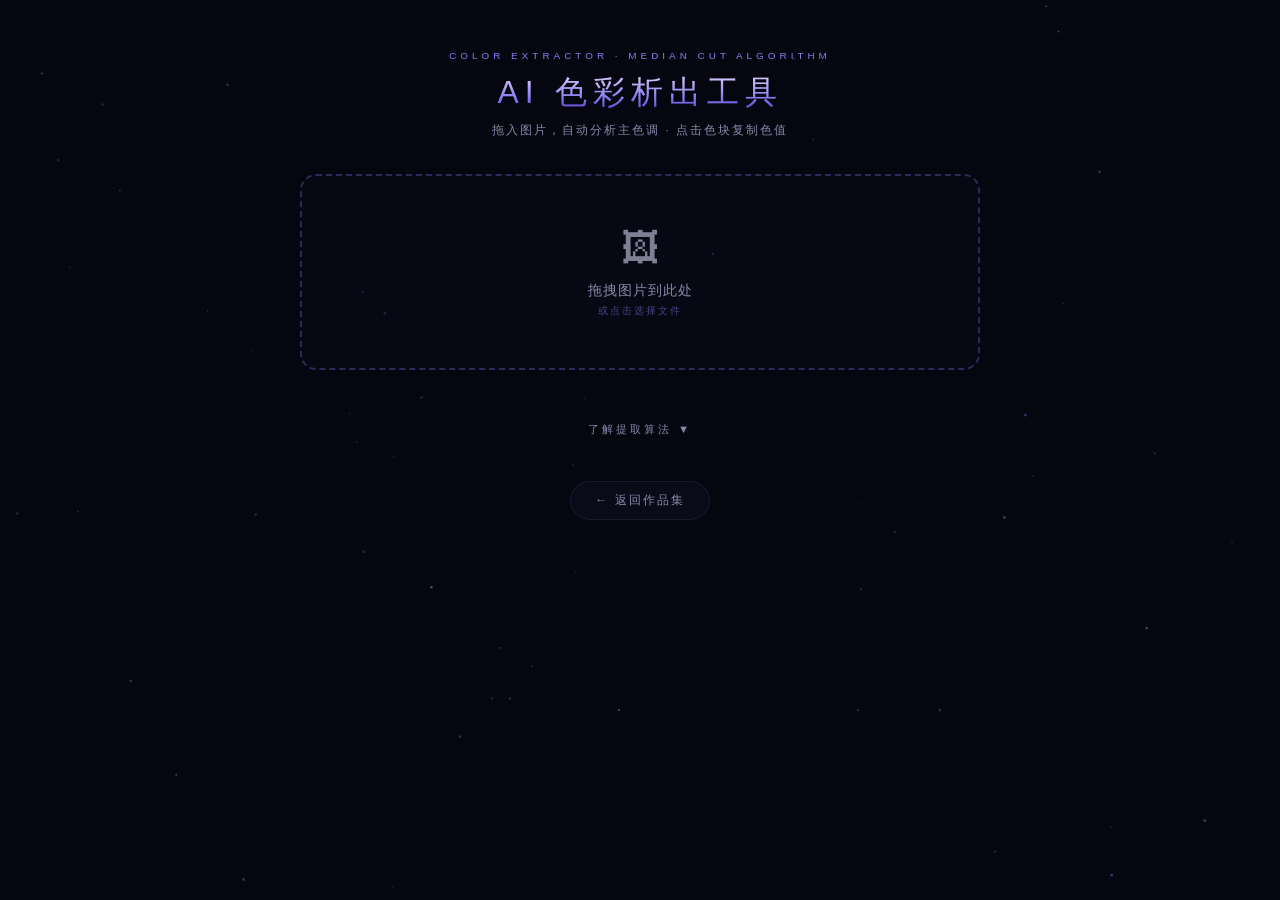
<file: color-extractor/index.html>
<!DOCTYPE html>
<html lang="zh-CN">
<head>
  <meta charset="UTF-8">
  <meta name="viewport" content="width=device-width, initial-scale=1.0">
  <title>AI 色彩析出工具</title>
  <link rel="stylesheet" href="style.css">
</head>
<body>

  <canvas id="starfield"></canvas>

  <div class="container">

    <!-- ===== 标题 ===== -->
    <header class="header">
      <p class="header-tag">COLOR EXTRACTOR · MEDIAN CUT ALGORITHM</p>
      <h1>AI 色彩析出工具</h1>
      <p class="header-sub">拖入图片，自动分析主色调 · 点击色块复制色值</p>
    </header>

    <!-- ===== 上传区 ===== -->
    <div class="upload-zone" id="uploadZone">
      <input type="file" accept="image/*" id="fileInput" hidden>
      <div class="upload-icon">&#x1F5BC;</div>
      <p>拖拽图片到此处</p>
      <span>或点击选择文件</span>
    </div>

    <!-- ===== 结果区（初始隐藏） ===== -->
    <div class="result" id="result" style="display:none;">

      <!-- 原图预览 -->
      <div class="preview-row">
        <img id="previewImg" alt="原图预览">
        <div class="preview-info">
          <p id="previewSize"></p>
          <span id="previewColors">提取 8 个主色调</span>
        </div>
      </div>

      <!-- 色板 -->
      <div class="palette" id="palette"></div>

      <!-- 复制提示 -->
      <div class="toast" id="toast">已复制</div>
    </div>

    <!-- ===== 算法说明（折叠） ===== -->
    <div class="algo-toggle" id="algoToggle">了解提取算法 ▼</div>
    <div class="algo-detail" id="algoDetail">
      <h3>中位切分算法（Median Cut）</h3>
      <div class="algo-steps">
        <div class="algo-step">
          <span class="step-num">1</span>
          <p>将图片所有像素的 RGB 值放入一个"颜色盒子"</p>
        </div>
        <div class="algo-step">
          <span class="step-num">2</span>
          <p>找到 R/G/B 中范围最大的通道，按该通道中位数切分为两个盒子</p>
        </div>
        <div class="algo-step">
          <span class="step-num">3</span>
          <p>递归切分直到得到 8 个盒子</p>
        </div>
        <div class="algo-step">
          <span class="step-num">4</span>
          <p>每个盒子取平均色 → 按像素占比排序 → 生成色板</p>
        </div>
      </div>
      <p class="algo-note">这是一个经典的计算机图形学算法，广泛用于图像压缩和色调提取。此工具纯前端实现，图片不会上传到任何服务器。</p>
    </div>

    <!-- ===== 底部 ===== -->
    <div class="controls">
      <a href="../index.html" class="ctrl-btn link">← 返回作品集</a>
    </div>

  </div>

  <script src="script.js"></script>
</body>
</html>
</file>
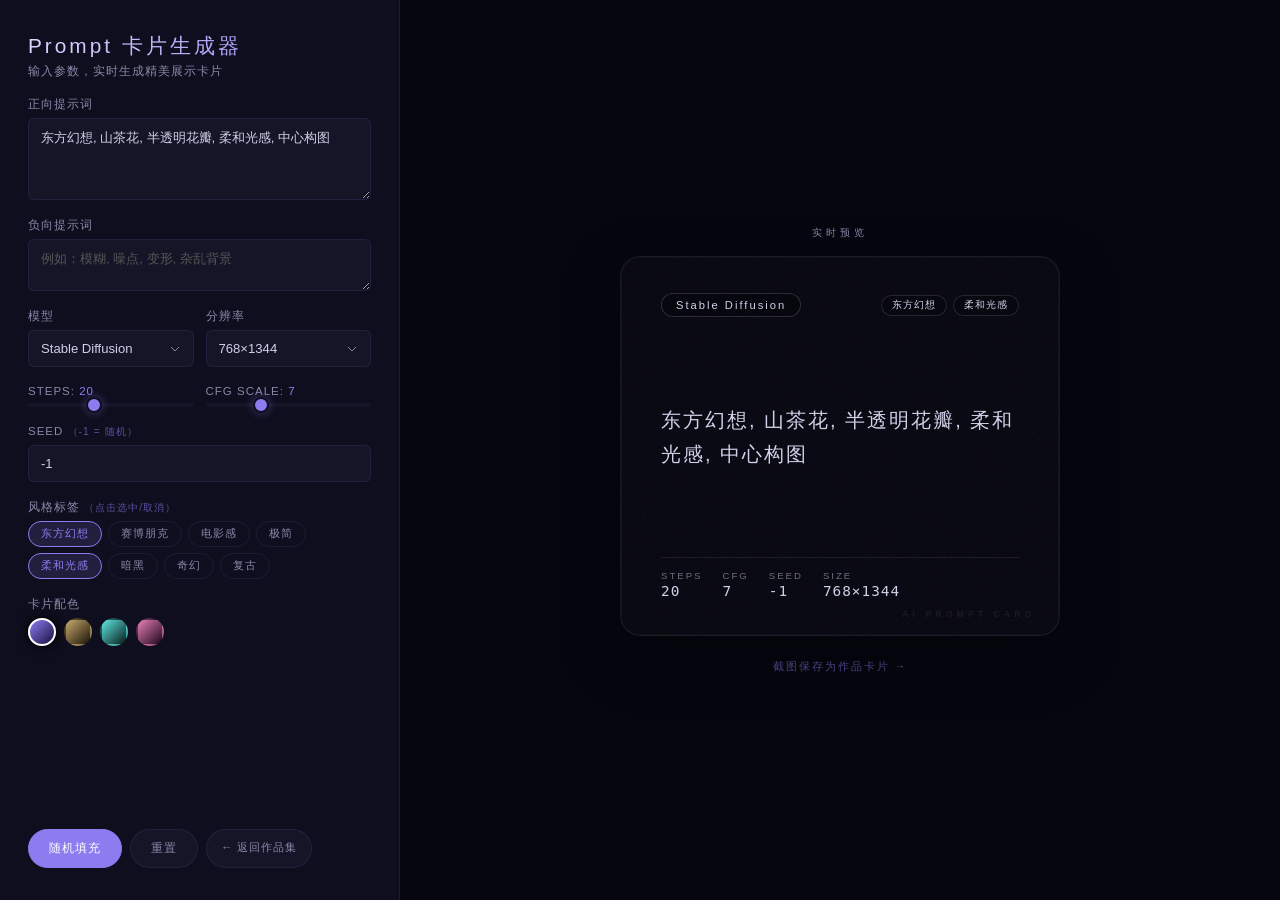
<file: prompt-card/index.html>
<!DOCTYPE html>
<html lang="zh-CN">
<head>
  <meta charset="UTF-8">
  <meta name="viewport" content="width=device-width, initial-scale=1.0">
  <title>AI Prompt 卡片生成器</title>
  <link rel="stylesheet" href="style.css">
</head>
<body>

  <div class="app">

    <!-- ====== 左侧控制面板 ====== -->
    <aside class="panel" id="panel">

      <header class="panel-header">
        <h1>Prompt 卡片生成器</h1>
        <p>输入参数，实时生成精美展示卡片</p>
      </header>

      <!-- 正向Prompt -->
      <label class="field">
        <span>正向提示词</span>
        <textarea id="promptInput" rows="4" placeholder="输入你的Prompt关键词...&#10;例如：东方幻想, 山茶花, 半透明花瓣, 柔和光感, 中心构图"></textarea>
      </label>

      <!-- 负向Prompt -->
      <label class="field">
        <span>负向提示词</span>
        <textarea id="negativeInput" rows="2" placeholder="例如：模糊, 噪点, 变形, 杂乱背景"></textarea>
      </label>

      <!-- 模型选择 -->
      <div class="field-row">
        <label class="field">
          <span>模型</span>
          <select id="modelSelect">
            <option value="Stable Diffusion" selected>Stable Diffusion</option>
            <option value="ComfyUI">ComfyUI</option>
            <option value="Midjourney">Midjourney</option>
            <option value="DALL·E 3">DALL·E 3</option>
          </select>
        </label>
        <label class="field">
          <span>分辨率</span>
          <select id="resolutionSelect">
            <option value="1024×1024">1024×1024</option>
            <option value="768×1344" selected>768×1344</option>
            <option value="1344×768">1344×768</option>
            <option value="2048×1024">2048×1024</option>
          </select>
        </label>
      </div>

      <!-- 参数滑块 -->
      <div class="field-row">
        <label class="field slider-field">
          <span>Steps: <strong id="stepsVal">20</strong></span>
          <input type="range" id="stepsSlider" min="1" max="50" value="20">
        </label>
        <label class="field slider-field">
          <span>CFG Scale: <strong id="cfgVal">7</strong></span>
          <input type="range" id="cfgSlider" min="1" max="20" value="7" step="0.5">
        </label>
      </div>

      <!-- Seed -->
      <label class="field">
        <span>Seed <em>（-1 = 随机）</em></span>
        <input type="number" id="seedInput" value="-1" min="-1" max="999999999">
      </label>

      <!-- 风格标签 -->
      <div class="field">
        <span>风格标签 <em>（点击选中/取消）</em></span>
        <div class="tag-group" id="tagGroup">
          <button class="tag" data-tag="东方幻想">东方幻想</button>
          <button class="tag" data-tag="赛博朋克">赛博朋克</button>
          <button class="tag" data-tag="电影感">电影感</button>
          <button class="tag" data-tag="极简">极简</button>
          <button class="tag" data-tag="柔和光感">柔和光感</button>
          <button class="tag" data-tag="暗黑">暗黑</button>
          <button class="tag" data-tag="奇幻">奇幻</button>
          <button class="tag" data-tag="复古">复古</button>
        </div>
      </div>

      <!-- 配色切换 -->
      <div class="field">
        <span>卡片配色</span>
        <div class="theme-switcher" id="themeSwitcher">
          <button class="theme-dot active" data-theme="purple" title="暗紫"></button>
          <button class="theme-dot" data-theme="gold" title="金黑"></button>
          <button class="theme-dot" data-theme="cyan" title="青蓝"></button>
          <button class="theme-dot" data-theme="rose" title="玫红"></button>
        </div>
      </div>

      <!-- 按钮行 -->
      <div class="panel-actions">
        <button class="btn primary" id="randomBtn">随机填充</button>
        <button class="btn" id="resetBtn">重置</button>
        <a href="../index.html" class="btn link">← 返回作品集</a>
      </div>
    </aside>

    <!-- ====== 右侧预览区 ====== -->
    <main class="preview" id="preview">
      <p class="preview-label">实时预览</p>

      <div class="prompt-card" id="promptCard">
        <!-- 顶部标签行 -->
        <div class="card-header">
          <span class="card-model" id="cardModel">Stable Diffusion</span>
          <div class="card-tags" id="cardTags"></div>
        </div>

        <!-- 主Prompt文字 -->
        <div class="card-body">
          <p class="card-prompt" id="cardPrompt">东方幻想, 山茶花, 半透明花瓣</p>
          <p class="card-negative" id="cardNegative"></p>
        </div>

        <!-- 底部参数 -->
        <div class="card-footer">
          <div class="card-param">
            <span class="param-label">Steps</span>
            <span class="param-value" id="cardSteps">20</span>
          </div>
          <div class="card-param">
            <span class="param-label">CFG</span>
            <span class="param-value" id="cardCfg">7</span>
          </div>
          <div class="card-param">
            <span class="param-label">Seed</span>
            <span class="param-value" id="cardSeed">-1</span>
          </div>
          <div class="card-param">
            <span class="param-label">Size</span>
            <span class="param-value" id="cardSize">768×1344</span>
          </div>
        </div>

        <!-- 装饰水印 -->
        <div class="card-watermark">AI PROMPT CARD</div>
      </div>

      <p class="preview-hint" id="previewHint">截图保存为作品卡片 →</p>
    </main>

  </div>

  <script src="script.js"></script>
</body>
</html>
</file>
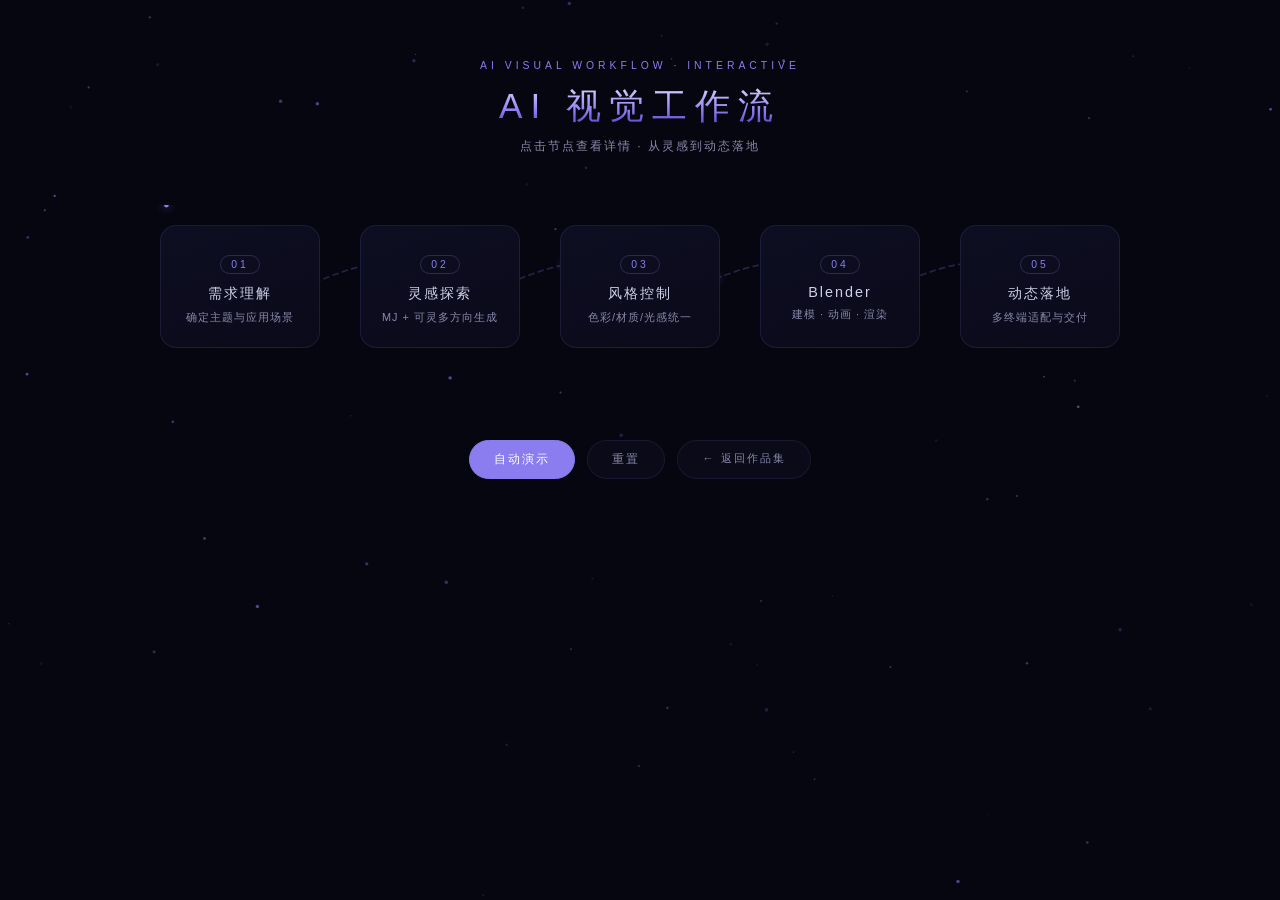
<file: workflow-graph/index.html>
<!DOCTYPE html>
<html lang="zh-CN">
<head>
  <meta charset="UTF-8">
  <meta name="viewport" content="width=device-width, initial-scale=1.0">
  <title>AI 视觉工作流 — 交互节点图</title>
  <link rel="stylesheet" href="style.css">
</head>
<body>

  <!-- 星空背景 -->
  <canvas id="starfield"></canvas>

  <div class="container">

    <!-- ===== 标题 ===== -->
    <header class="header">
      <p class="header-tag">AI VISUAL WORKFLOW · INTERACTIVE</p>
      <h1>AI 视觉工作流</h1>
      <p class="header-sub">点击节点查看详情 · 从灵感到动态落地</p>
    </header>

    <!-- ===== 节点图 ===== -->
    <div class="graph-wrapper" id="graphWrapper">
      <!-- SVG 连接线 -->
      <svg class="connections" id="connectionsSvg" viewBox="0 0 1160 200" preserveAspectRatio="xMidYMid meet">
        <defs>
          <linearGradient id="lineGrad" x1="0%" y1="0%" x2="100%" y2="0%">
            <stop offset="0%" stop-color="rgba(139,124,240,0.1)"/>
            <stop offset="50%" stop-color="rgba(139,124,240,0.5)"/>
            <stop offset="100%" stop-color="rgba(139,124,240,0.1)"/>
          </linearGradient>
        </defs>

        <!-- 连线1: 节点1→节点2 -->
        <path d="M170,100 C260,60 300,60 390,100" class="conn-path"/>
        <circle r="3" fill="#8b7cf0" class="flow-dot">
          <animateMotion dur="2s" repeatCount="indefinite" path="M170,100 C260,60 300,60 390,100"/>
        </circle>

        <!-- 连线2: 节点2→节点3 -->
        <path d="M410,100 C500,60 540,60 630,100" class="conn-path"/>
        <circle r="3" fill="#8b7cf0" class="flow-dot">
          <animateMotion dur="2s" repeatCount="indefinite" begin="0.5s" path="M410,100 C500,60 540,60 630,100"/>
        </circle>

        <!-- 连线3: 节点3→节点4 -->
        <path d="M650,100 C740,60 780,60 870,100" class="conn-path"/>
        <circle r="3" fill="#8b7cf0" class="flow-dot">
          <animateMotion dur="2s" repeatCount="indefinite" begin="1s" path="M650,100 C740,60 780,60 870,100"/>
        </circle>

        <!-- 连线4: 节点4→节点5 -->
        <path d="M890,100 C980,60 1020,60 1110,100" class="conn-path"/>
        <circle r="3" fill="#8b7cf0" class="flow-dot">
          <animateMotion dur="2s" repeatCount="indefinite" begin="1.5s" path="M890,100 C980,60 1020,60 1110,100"/>
        </circle>
      </svg>

      <!-- 节点们 -->
      <div class="nodes-row" id="nodesRow">

        <div class="node" data-index="0" data-step="01">
          <div class="node-num">01</div>
          <h3>需求理解</h3>
          <p>确定主题与应用场景</p>
        </div>

        <div class="node" data-index="1" data-step="02">
          <div class="node-num">02</div>
          <h3>灵感探索</h3>
          <p>MJ + 可灵多方向生成</p>
        </div>

        <div class="node" data-index="2" data-step="03">
          <div class="node-num">03</div>
          <h3>风格控制</h3>
          <p>色彩/材质/光感统一</p>
        </div>

        <div class="node" data-index="3" data-step="04">
          <div class="node-num">04</div>
          <h3>Blender</h3>
          <p>建模 · 动画 · 渲染</p>
        </div>

        <div class="node" data-index="4" data-step="05">
          <div class="node-num">05</div>
          <h3>动态落地</h3>
          <p>多终端适配与交付</p>
        </div>

      </div>
    </div>

    <!-- ===== 详情面板 ===== -->
    <div class="detail-panel" id="detailPanel">
      <div class="detail-inner">
        <span class="detail-step" id="detailStep">01</span>
        <h2 class="detail-title" id="detailTitle">需求理解</h2>
        <div class="detail-body">
          <div class="detail-col">
            <h4>做什么</h4>
            <p id="detailWhat"></p>
          </div>
          <div class="detail-col">
            <h4>使用工具</h4>
            <p id="detailTools"></p>
          </div>
          <div class="detail-col">
            <h4>关键要点</h4>
            <p id="detailKey"></p>
          </div>
        </div>
        <p class="detail-hint">点击其他节点切换 · 再次点击当前节点收起</p>
      </div>
    </div>

    <!-- ===== 底部按钮 ===== -->
    <div class="controls">
      <button class="ctrl-btn primary" id="autoPlayBtn">自动演示</button>
      <button class="ctrl-btn" id="resetBtn">重置</button>
      <a href="../index.html" class="ctrl-btn link">← 返回作品集</a>
    </div>

  </div>

  <script src="script.js"></script>
</body>
</html>
</file>
<file: color-extractor/style.css>
/* ============================================
   AI 色彩析出工具 — 暗色主题
   ============================================ */

:root {
  --bg: #060610;
  --text: #d0d0e8;
  --text-secondary: #8888aa;
  --accent: #8b7cf0;
  --accent-glow: #6e6ef0;
  --border: rgba(120, 120, 220, 0.12);
}

*,
*::before,
*::after {
  margin: 0;
  padding: 0;
  box-sizing: border-box;
}

body {
  background: var(--bg);
  color: var(--text);
  font-family: "PingFang SC", "Hiragino Sans GB", "Microsoft YaHei", sans-serif;
  min-height: 100vh;
  -webkit-font-smoothing: antialiased;
}

#starfield {
  position: fixed;
  inset: 0;
  z-index: 0;
  pointer-events: none;
}

.container {
  position: relative;
  z-index: 1;
  max-width: 760px;
  margin: 0 auto;
  padding: 50px 40px 40px;
}

/* ===== 标题 ===== */
.header {
  text-align: center;
  margin-bottom: 36px;
}

.header-tag {
  font-size: 0.62rem;
  color: var(--accent);
  letter-spacing: 4px;
  margin-bottom: 10px;
}

.header h1 {
  font-size: clamp(1.5rem, 3vw, 2rem);
  font-weight: 300;
  letter-spacing: 6px;
  background: linear-gradient(180deg, #e8e0ff, #8b7cf0 60%, #4a30c0);
  -webkit-background-clip: text;
  -webkit-text-fill-color: transparent;
  background-clip: text;
  margin-bottom: 8px;
}

.header-sub {
  font-size: 0.72rem;
  color: var(--text-secondary);
  letter-spacing: 2px;
}

/* ===== 上传区 ===== */
.upload-zone {
  border: 2px dashed rgba(139, 124, 240, 0.3);
  border-radius: 16px;
  padding: 50px 20px;
  text-align: center;
  cursor: pointer;
  transition: border-color 0.3s, background 0.3s;
  background: rgba(14, 14, 30, 0.3);
}

.upload-zone:hover,
.upload-zone.dragover {
  border-color: var(--accent);
  background: rgba(139, 124, 240, 0.04);
}

.upload-zone.has-image {
  padding: 20px;
}

.upload-icon {
  font-size: 2.4rem;
  margin-bottom: 12px;
  opacity: 0.6;
}

.upload-zone p {
  font-size: 0.85rem;
  color: var(--text-secondary);
  letter-spacing: 1px;
}

.upload-zone span {
  font-size: 0.65rem;
  color: var(--accent);
  opacity: 0.5;
  letter-spacing: 2px;
}

/* ===== 结果区 ===== */
.result {
  margin-top: 30px;
  animation: fadeIn 0.4s ease;
}

@keyframes fadeIn {
  from { opacity: 0; transform: translateY(10px); }
  to   { opacity: 1; transform: translateY(0); }
}

.preview-row {
  display: flex;
  align-items: center;
  gap: 20px;
  margin-bottom: 24px;
}

.preview-row img {
  width: 100px;
  height: 100px;
  object-fit: cover;
  border-radius: 10px;
  border: 1px solid var(--border);
}

.preview-info p {
  font-size: 0.85rem;
  color: var(--text);
  letter-spacing: 1px;
}

.preview-info span {
  font-size: 0.65rem;
  color: var(--accent);
  letter-spacing: 2px;
}

/* ===== 色板 ===== */
.palette {
  display: flex;
  gap: 10px;
  flex-wrap: wrap;
}

.color-swatch {
  flex: 1;
  min-width: 75px;
  aspect-ratio: 1 / 1.4;
  border-radius: 10px;
  cursor: pointer;
  transition: transform 0.3s, box-shadow 0.3s;
  display: flex;
  flex-direction: column;
  align-items: center;
  justify-content: flex-end;
  padding: 12px 6px;
  border: 1px solid rgba(255, 255, 255, 0.06);
  position: relative;
  overflow: hidden;
}

.color-swatch:hover {
  transform: translateY(-4px) scale(1.04);
  box-shadow: 0 10px 30px rgba(0, 0, 0, 0.4);
}

.swatch-hex {
  font-size: 0.72rem;
  font-weight: 500;
  letter-spacing: 1px;
  font-family: "SF Mono", "Consolas", monospace;
  text-shadow: 0 1px 2px rgba(0, 0, 0, 0.5);
}

.swatch-percent {
  font-size: 0.6rem;
  letter-spacing: 1px;
  margin-top: 2px;
  text-shadow: 0 1px 2px rgba(0, 0, 0, 0.5);
}

/* 根据颜色亮度自动切换文字颜色 */
.color-swatch.light-text .swatch-hex,
.color-swatch.light-text .swatch-percent {
  color: #fff;
}

.color-swatch.dark-text .swatch-hex,
.color-swatch.dark-text .swatch-percent {
  color: #111;
}

/* ===== 复制提示 ===== */
.toast {
  position: fixed;
  bottom: 40px;
  left: 50%;
  transform: translateX(-50%) translateY(20px);
  background: var(--accent);
  color: #fff;
  padding: 10px 28px;
  border-radius: 100px;
  font-size: 0.8rem;
  letter-spacing: 2px;
  opacity: 0;
  transition: opacity 0.3s, transform 0.3s;
  pointer-events: none;
  z-index: 9999;
}

.toast.show {
  opacity: 1;
  transform: translateX(-50%) translateY(0);
}

/* ===== 算法说明 ===== */
.algo-toggle {
  text-align: center;
  margin-top: 40px;
  font-size: 0.7rem;
  color: var(--text-secondary);
  letter-spacing: 3px;
  cursor: pointer;
  padding: 12px;
  transition: color 0.3s;
}

.algo-toggle:hover {
  color: var(--accent);
}

.algo-detail {
  max-height: 0;
  overflow: hidden;
  transition: max-height 0.5s ease;
  background: rgba(14, 14, 30, 0.4);
  border-radius: 12px;
  border: 1px solid transparent;
}

.algo-detail.open {
  max-height: 500px;
  border-color: var(--border);
  padding: 28px 32px;
  margin-top: 12px;
}

.algo-detail h3 {
  font-size: 0.9rem;
  font-weight: 500;
  color: var(--accent);
  letter-spacing: 3px;
  margin-bottom: 16px;
}

.algo-steps {
  display: grid;
  grid-template-columns: repeat(4, 1fr);
  gap: 12px;
  margin-bottom: 16px;
}

.algo-step {
  background: rgba(14, 14, 30, 0.6);
  border-radius: 8px;
  padding: 16px 14px;
  text-align: center;
}

.step-num {
  display: inline-block;
  width: 22px;
  height: 22px;
  line-height: 22px;
  border-radius: 50%;
  background: var(--accent);
  color: #fff;
  font-size: 0.65rem;
  font-weight: 600;
  margin-bottom: 8px;
}

.algo-step p {
  font-size: 0.68rem;
  color: var(--text-secondary);
  line-height: 1.5;
}

.algo-note {
  font-size: 0.62rem;
  color: var(--text-secondary);
  opacity: 0.4;
  text-align: center;
  letter-spacing: 1px;
}

/* ===== 底部 ===== */
.controls {
  text-align: center;
  margin-top: 30px;
}

.ctrl-btn {
  padding: 10px 24px;
  border-radius: 100px;
  border: 1px solid var(--border);
  background: rgba(14, 14, 30, 0.6);
  color: var(--text-secondary);
  font-size: 0.75rem;
  cursor: pointer;
  letter-spacing: 2px;
  transition: all 0.3s;
  font-family: inherit;
  text-decoration: none;
  display: inline-block;
}

.ctrl-btn:hover {
  border-color: var(--accent);
  color: var(--accent);
}

/* ===== 响应式 ===== */
@media (max-width: 768px) {
  .container {
    padding: 30px 16px;
  }

  .palette {
    gap: 6px;
  }

  .color-swatch {
    min-width: 60px;
  }

  .algo-steps {
    grid-template-columns: repeat(2, 1fr);
  }

  .algo-detail.open {
    padding: 20px 16px;
  }
}
</file>
<file: prompt-card/style.css>
/* ============================================
   AI Prompt 卡片生成器 — 暗色主题
   ============================================ */

:root {
  --bg: #060610;
  --surface: #0e0e1e;
  --elevated: #151528;
  --text: #d0d0e8;
  --text-secondary: #8888aa;
  --accent: #8b7cf0;
  --border: rgba(120, 120, 220, 0.12);
  --radius: 10px;
}

*,
*::before,
*::after {
  margin: 0;
  padding: 0;
  box-sizing: border-box;
}

body {
  background: var(--bg);
  color: var(--text);
  font-family: "PingFang SC", "Hiragino Sans GB", "Microsoft YaHei", sans-serif;
  min-height: 100vh;
  -webkit-font-smoothing: antialiased;
}

/* ===== 主布局 ===== */
.app {
  display: flex;
  min-height: 100vh;
}

/* ===== 左侧面板 ===== */
.panel {
  width: 400px;
  min-width: 400px;
  background: var(--surface);
  border-right: 1px solid var(--border);
  padding: 32px 28px;
  overflow-y: auto;
  max-height: 100vh;
  display: flex;
  flex-direction: column;
  gap: 18px;
}

.panel-header h1 {
  font-size: 1.3rem;
  font-weight: 500;
  letter-spacing: 3px;
  background: linear-gradient(135deg, #e0d8ff, #8b7cf0);
  -webkit-background-clip: text;
  -webkit-text-fill-color: transparent;
  margin-bottom: 4px;
}

.panel-header p {
  font-size: 0.72rem;
  color: var(--text-secondary);
  letter-spacing: 1px;
}

/* ===== 表单字段 ===== */
.field {
  display: flex;
  flex-direction: column;
  gap: 6px;
}

.field > span {
  font-size: 0.72rem;
  color: var(--text-secondary);
  letter-spacing: 1px;
  text-transform: uppercase;
}

.field > span em {
  font-style: normal;
  color: var(--accent);
  opacity: 0.6;
  font-size: 0.65rem;
}

textarea,
input[type="number"],
select {
  width: 100%;
  background: var(--elevated);
  border: 1px solid var(--border);
  border-radius: 6px;
  padding: 10px 12px;
  color: var(--text);
  font-size: 0.82rem;
  font-family: inherit;
  resize: vertical;
  transition: border-color 0.3s;
}

textarea:focus,
input:focus,
select:focus {
  outline: none;
  border-color: var(--accent);
}

textarea::placeholder {
  color: #555;
}

select {
  cursor: pointer;
  appearance: none;
  background-image: url("data:image/svg+xml,%3Csvg xmlns='http://www.w3.org/2000/svg' width='12' height='12'%3E%3Cpath d='M2 4l4 4 4-4' stroke='%23888' fill='none'/%3E%3C/svg%3E");
  background-repeat: no-repeat;
  background-position: right 12px center;
}

/* 滑杆 */
input[type="range"] {
  -webkit-appearance: none;
  appearance: none;
  width: 100%;
  height: 4px;
  background: var(--elevated);
  border-radius: 2px;
  outline: none;
  cursor: pointer;
}

input[type="range"]::-webkit-slider-thumb {
  -webkit-appearance: none;
  width: 16px;
  height: 16px;
  border-radius: 50%;
  background: var(--accent);
  cursor: pointer;
  border: 2px solid var(--surface);
  box-shadow: 0 0 10px rgba(139, 124, 240, 0.4);
}

.field-row {
  display: flex;
  gap: 12px;
}

.field-row .field {
  flex: 1;
}

.slider-field strong {
  color: var(--accent);
  font-weight: 500;
}

/* ===== 标签按钮组 ===== */
.tag-group {
  display: flex;
  flex-wrap: wrap;
  gap: 6px;
}

.tag {
  padding: 5px 12px;
  border-radius: 100px;
  border: 1px solid var(--border);
  background: transparent;
  color: var(--text-secondary);
  font-size: 0.68rem;
  cursor: pointer;
  transition: all 0.25s;
  letter-spacing: 1px;
  font-family: inherit;
}

.tag:hover {
  border-color: var(--accent);
  color: var(--accent);
}

.tag.active {
  background: rgba(139, 124, 240, 0.15);
  border-color: var(--accent);
  color: var(--accent);
}

/* ===== 配色切换 ===== */
.theme-switcher {
  display: flex;
  gap: 8px;
}

.theme-dot {
  width: 28px;
  height: 28px;
  border-radius: 50%;
  border: 2px solid transparent;
  cursor: pointer;
  transition: border-color 0.3s, transform 0.3s;
  position: relative;
}

.theme-dot:hover {
  transform: scale(1.15);
}

.theme-dot.active {
  border-color: #fff;
  box-shadow: 0 0 12px currentColor;
}

.theme-dot[data-theme="purple"] { background: linear-gradient(135deg, #8b7cf0, #1a1040); }
.theme-dot[data-theme="gold"]   { background: linear-gradient(135deg, #c9a96e, #1a1408); }
.theme-dot[data-theme="cyan"]   { background: linear-gradient(135deg, #5ee8e0, #081a1a); }
.theme-dot[data-theme="rose"]   { background: linear-gradient(135deg, #e87eb8, #1a0818); }

/* ===== 按钮 ===== */
.panel-actions {
  display: flex;
  flex-wrap: wrap;
  gap: 8px;
  margin-top: auto;
  padding-top: 12px;
}

.btn {
  padding: 10px 20px;
  border-radius: 100px;
  border: 1px solid var(--border);
  background: var(--elevated);
  color: var(--text-secondary);
  font-size: 0.75rem;
  cursor: pointer;
  letter-spacing: 1px;
  transition: all 0.3s;
  font-family: inherit;
  text-decoration: none;
  display: inline-block;
  text-align: center;
}

.btn:hover {
  border-color: var(--accent);
  color: var(--accent);
}

.btn.primary {
  background: var(--accent);
  border-color: var(--accent);
  color: #fff;
  font-weight: 500;
}

.btn.primary:hover {
  background: #9d8fff;
}

.btn.link {
  font-size: 0.7rem;
  padding: 10px 14px;
}

/* ===== 右侧预览区 ===== */
.preview {
  flex: 1;
  display: flex;
  flex-direction: column;
  align-items: center;
  justify-content: center;
  padding: 40px;
  gap: 16px;
}

.preview-label {
  font-size: 0.65rem;
  color: var(--text-secondary);
  letter-spacing: 4px;
  text-transform: uppercase;
}

.preview-hint {
  font-size: 0.68rem;
  color: var(--accent);
  opacity: 0.5;
  letter-spacing: 2px;
  margin-top: 8px;
}

/* ====== Prompt 卡片 ====== */
.prompt-card {
  width: 440px;
  min-height: 380px;
  border-radius: 20px;
  padding: 36px 40px;
  display: flex;
  flex-direction: column;
  justify-content: space-between;
  position: relative;
  overflow: hidden;
  transition: background 0.5s, border-color 0.5s, box-shadow 0.5s;
  border: 1px solid rgba(255, 255, 255, 0.08);
  box-shadow:
    0 20px 60px rgba(0, 0, 0, 0.4),
    0 0 0 1px rgba(255, 255, 255, 0.03) inset;
}

/* 卡片噪点纹理 */
.prompt-card::after {
  content: "";
  position: absolute;
  inset: 0;
  opacity: 0.04;
  background-image: url("data:image/svg+xml,%3Csvg viewBox='0 0 256 256' xmlns='http://www.w3.org/2000/svg'%3E%3Cfilter id='n'%3E%3CfeTurbulence type='fractalNoise' baseFrequency='0.8' numOctaves='3' stitchTiles='stitch'/%3E%3C/filter%3E%3Crect width='100%25' height='100%25' filter='url(%23n)'/%3E%3C/svg%3E");
  pointer-events: none;
  z-index: 1;
}

/* 卡片所有子元素需要高于噪点层 */
.card-header,
.card-body,
.card-footer,
.card-watermark {
  position: relative;
  z-index: 2;
}

/* 卡片顶部 */
.card-header {
  display: flex;
  justify-content: space-between;
  align-items: center;
}

.card-model {
  font-size: 0.7rem;
  padding: 5px 14px;
  border-radius: 100px;
  border: 1px solid rgba(255, 255, 255, 0.15);
  letter-spacing: 2px;
  background: rgba(0, 0, 0, 0.25);
}

.card-tags {
  display: flex;
  gap: 6px;
  flex-wrap: wrap;
}

.card-tags span {
  font-size: 0.6rem;
  padding: 3px 10px;
  border-radius: 100px;
  border: 1px solid rgba(255, 255, 255, 0.12);
  letter-spacing: 1px;
  background: rgba(0, 0, 0, 0.2);
}

/* 卡片主体 */
.card-body {
  flex: 1;
  display: flex;
  flex-direction: column;
  justify-content: center;
  gap: 8px;
  padding: 20px 0;
}

.card-prompt {
  font-size: 1.25rem;
  line-height: 1.7;
  letter-spacing: 2px;
  font-weight: 400;
}

.card-negative {
  font-size: 0.72rem;
  color: rgba(255, 255, 255, 0.35);
  letter-spacing: 1px;
  font-style: italic;
}

.card-negative::before {
  content: "Negative: ";
  font-style: normal;
  opacity: 0.5;
}

/* 卡片底部参数 */
.card-footer {
  display: flex;
  gap: 20px;
  padding-top: 12px;
  border-top: 1px solid rgba(255, 255, 255, 0.08);
}

.card-param {
  display: flex;
  flex-direction: column;
  gap: 2px;
}

.param-label {
  font-size: 0.6rem;
  text-transform: uppercase;
  letter-spacing: 2px;
  opacity: 0.5;
}

.param-value {
  font-size: 0.9rem;
  font-weight: 500;
  letter-spacing: 1px;
  font-variant-numeric: tabular-nums;
  font-family: "SF Mono", "Consolas", monospace;
}

/* 卡片水印 */
.card-watermark {
  position: absolute;
  bottom: 16px;
  right: 24px;
  font-size: 0.55rem;
  letter-spacing: 4px;
  opacity: 0.08;
  font-weight: 700;
}

/* ====== 四套卡片配色 ====== */
/* 暗紫（默认） */
.prompt-card.theme-purple {
  background: linear-gradient(160deg, #120d2e 0%, #0d0a20 40%, #1a1040 100%);
  border-color: rgba(139, 124, 240, 0.2);
  box-shadow:
    0 20px 60px rgba(0, 0, 0, 0.4),
    0 0 40px rgba(139, 124, 240, 0.08);
}
.theme-purple .card-prompt { color: #e0d8ff; }
.theme-purple .card-model { color: #c0b8ff; border-color: rgba(139, 124, 240, 0.3); }
.theme-purple .card-tags span { color: #b8b0e8; border-color: rgba(139, 124, 240, 0.2); }
.theme-purple .card-param .param-value { color: #c0b8ff; }

/* 金黑 */
.prompt-card.theme-gold {
  background: linear-gradient(160deg, #1a1408 0%, #0f0c04 40%, #241c0a 100%);
  border-color: rgba(201, 169, 110, 0.2);
  box-shadow:
    0 20px 60px rgba(0, 0, 0, 0.4),
    0 0 40px rgba(201, 169, 110, 0.08);
}
.theme-gold .card-prompt { color: #f0e0c0; }
.theme-gold .card-model { color: #d8c8a0; border-color: rgba(201, 169, 110, 0.3); }
.theme-gold .card-tags span { color: #c8b890; border-color: rgba(201, 169, 110, 0.2); }
.theme-gold .card-param .param-value { color: #d8c8a0; }

/* 青蓝 */
.prompt-card.theme-cyan {
  background: linear-gradient(160deg, #081a1a 0%, #041010 40%, #0a2020 100%);
  border-color: rgba(94, 232, 224, 0.2);
  box-shadow:
    0 20px 60px rgba(0, 0, 0, 0.4),
    0 0 40px rgba(94, 232, 224, 0.08);
}
.theme-cyan .card-prompt { color: #c8f8f4; }
.theme-cyan .card-model { color: #a8e8e4; border-color: rgba(94, 232, 224, 0.3); }
.theme-cyan .card-tags span { color: #98d8d4; border-color: rgba(94, 232, 224, 0.2); }
.theme-cyan .card-param .param-value { color: #a8e8e4; }

/* 玫红 */
.prompt-card.theme-rose {
  background: linear-gradient(160deg, #1a0818 0%, #120410 40%, #200a1c 100%);
  border-color: rgba(232, 126, 184, 0.2);
  box-shadow:
    0 20px 60px rgba(0, 0, 0, 0.4),
    0 0 40px rgba(232, 126, 184, 0.08);
}
.theme-rose .card-prompt { color: #f8d0e8; }
.theme-rose .card-model { color: #e8b8d8; border-color: rgba(232, 126, 184, 0.3); }
.theme-rose .card-tags span { color: #d8a8c8; border-color: rgba(232, 126, 184, 0.2); }
.theme-rose .card-param .param-value { color: #e8b8d8; }

/* ===== 响应式 ===== */
@media (max-width: 860px) {
  .app {
    flex-direction: column;
  }

  .panel {
    width: 100%;
    min-width: 0;
    max-height: none;
    padding: 20px 16px;
    gap: 12px;
  }

  .preview {
    padding: 24px 12px 40px;
  }

  .prompt-card {
    width: 100%;
    max-width: 400px;
    min-height: 300px;
    padding: 24px 20px;
  }

  .card-prompt {
    font-size: 1rem;
  }

  .field-row {
    flex-direction: column;
    gap: 12px;
  }
}
</file>
<file: workflow-graph/style.css>
/* ============================================
   AI 视觉工作流 — 交互节点图
   ============================================ */

:root {
  --bg: #060610;
  --text: #d0d0e8;
  --text-secondary: #8888aa;
  --accent: #8b7cf0;
  --accent-glow: #6e6ef0;
  --border: rgba(120, 120, 220, 0.12);
}

*,
*::before,
*::after {
  margin: 0;
  padding: 0;
  box-sizing: border-box;
}

body {
  background: var(--bg);
  color: var(--text);
  font-family: "PingFang SC", "Hiragino Sans GB", "Microsoft YaHei", sans-serif;
  min-height: 100vh;
  -webkit-font-smoothing: antialiased;
  overflow-x: hidden;
}

/* ===== 星空画布 ===== */
#starfield {
  position: fixed;
  inset: 0;
  z-index: 0;
  pointer-events: none;
}

.container {
  position: relative;
  z-index: 1;
  max-width: 1200px;
  margin: 0 auto;
  padding: 60px 40px 40px;
}

/* ===== 标题 ===== */
.header {
  text-align: center;
  margin-bottom: 50px;
}

.header-tag {
  font-size: 0.65rem;
  color: var(--accent);
  letter-spacing: 4px;
  margin-bottom: 12px;
}

.header h1 {
  font-size: clamp(1.6rem, 3vw, 2.2rem);
  font-weight: 300;
  letter-spacing: 8px;
  background: linear-gradient(180deg, #e8e0ff, #8b7cf0 60%, #4a30c0);
  -webkit-background-clip: text;
  -webkit-text-fill-color: transparent;
  background-clip: text;
  margin-bottom: 8px;
}

.header-sub {
  font-size: 0.75rem;
  color: var(--text-secondary);
  letter-spacing: 2px;
}

/* ===== 节点图容器 ===== */
.graph-wrapper {
  position: relative;
  margin-bottom: 40px;
}

.connections {
  position: absolute;
  top: 0;
  left: 0;
  width: 100%;
  height: 100%;
  pointer-events: none;
}

.conn-path {
  fill: none;
  stroke: rgba(139, 124, 240, 0.25);
  stroke-width: 2;
  stroke-dasharray: 8 4;
  animation: flowDash 1s linear infinite;
}

@keyframes flowDash {
  to { stroke-dashoffset: -12; }
}

.flow-dot {
  filter: drop-shadow(0 0 6px rgba(139, 124, 240, 0.8));
}

/* ===== 节点行 ===== */
.nodes-row {
  display: flex;
  justify-content: center;
  gap: 40px;
  flex-wrap: wrap;
  padding: 20px;
}

/* ===== 单个节点 ===== */
.node {
  width: 160px;
  padding: 28px 18px 22px;
  text-align: center;
  background: linear-gradient(160deg, #0e0e22, #0a0a1a);
  border: 1px solid rgba(120, 120, 220, 0.15);
  border-radius: 16px;
  cursor: pointer;
  transition: border-color 0.35s, box-shadow 0.35s, transform 0.35s;
  position: relative;
  z-index: 2;
}

.node:hover {
  transform: translateY(-4px);
  border-color: rgba(139, 124, 240, 0.4);
  box-shadow: 0 10px 30px rgba(110, 110, 240, 0.1);
}

.node.active {
  border-color: var(--accent);
  box-shadow:
    0 0 20px rgba(139, 124, 240, 0.25),
    0 0 60px rgba(139, 124, 240, 0.08),
    0 10px 30px rgba(0, 0, 0, 0.3);
  animation: breathe 2s ease-in-out infinite;
}

@keyframes breathe {
  0%, 100% { box-shadow: 0 0 20px rgba(139, 124, 240, 0.25), 0 0 60px rgba(139, 124, 240, 0.08), 0 10px 30px rgba(0, 0, 0, 0.3); }
  50%      { box-shadow: 0 0 30px rgba(139, 124, 240, 0.4), 0 0 80px rgba(139, 124, 240, 0.15), 0 10px 30px rgba(0, 0, 0, 0.3); }
}

.node-num {
  display: inline-block;
  font-size: 0.65rem;
  color: var(--accent);
  letter-spacing: 3px;
  margin-bottom: 10px;
  padding: 3px 10px;
  border: 1px solid rgba(139, 124, 240, 0.25);
  border-radius: 100px;
}

.node.active .node-num {
  background: rgba(139, 124, 240, 0.15);
  border-color: var(--accent);
}

.node h3 {
  font-size: 0.9rem;
  font-weight: 500;
  letter-spacing: 2px;
  margin-bottom: 6px;
  color: var(--text);
}

.node p {
  font-size: 0.68rem;
  color: var(--text-secondary);
  letter-spacing: 1px;
  line-height: 1.5;
}

/* ===== 详情面板 ===== */
.detail-panel {
  max-width: 800px;
  margin: 0 auto 30px;
  background: rgba(14, 14, 30, 0.6);
  border: 1px solid var(--border);
  border-radius: 16px;
  overflow: hidden;
  max-height: 0;
  opacity: 0;
  transition: max-height 0.45s ease, opacity 0.35s ease, margin 0.35s;
}

.detail-panel.open {
  max-height: 400px;
  opacity: 1;
}

.detail-inner {
  padding: 32px 36px;
}

.detail-step {
  font-size: 0.65rem;
  color: var(--accent);
  letter-spacing: 4px;
  padding: 3px 12px;
  border: 1px solid rgba(139, 124, 240, 0.3);
  border-radius: 100px;
  display: inline-block;
  margin-bottom: 10px;
}

.detail-title {
  font-size: 1.3rem;
  font-weight: 400;
  letter-spacing: 3px;
  margin-bottom: 20px;
}

.detail-body {
  display: grid;
  grid-template-columns: repeat(3, 1fr);
  gap: 20px;
}

.detail-col h4 {
  font-size: 0.65rem;
  color: var(--accent);
  letter-spacing: 3px;
  text-transform: uppercase;
  margin-bottom: 8px;
}

.detail-col p {
  font-size: 0.82rem;
  color: var(--text-secondary);
  line-height: 1.7;
  letter-spacing: 1px;
}

.detail-hint {
  text-align: center;
  font-size: 0.62rem;
  color: var(--text-secondary);
  opacity: 0.4;
  letter-spacing: 2px;
  margin-top: 20px;
}

/* ===== 控制按钮 ===== */
.controls {
  display: flex;
  justify-content: center;
  gap: 12px;
  flex-wrap: wrap;
}

.ctrl-btn {
  padding: 10px 24px;
  border-radius: 100px;
  border: 1px solid var(--border);
  background: rgba(14, 14, 30, 0.6);
  color: var(--text-secondary);
  font-size: 0.75rem;
  cursor: pointer;
  letter-spacing: 2px;
  transition: all 0.3s;
  font-family: inherit;
  text-decoration: none;
}

.ctrl-btn:hover {
  border-color: var(--accent);
  color: var(--accent);
}

.ctrl-btn.primary {
  background: var(--accent);
  border-color: var(--accent);
  color: #fff;
}

.ctrl-btn.primary:hover {
  background: #9d8fff;
}

.ctrl-btn.link {
  font-size: 0.7rem;
}

/* ===== 响应式 ===== */
@media (max-width: 768px) {
  .container {
    padding: 40px 16px 30px;
  }

  .nodes-row {
    flex-direction: column;
    align-items: center;
    gap: 20px;
  }

  .node {
    width: 200px;
  }

  /* 隐藏SVG连接线（移动端用简单的竖排布局） */
  .connections {
    display: none;
  }

  .detail-body {
    grid-template-columns: 1fr;
    gap: 14px;
  }

  .detail-inner {
    padding: 24px 20px;
  }
}
</file>
